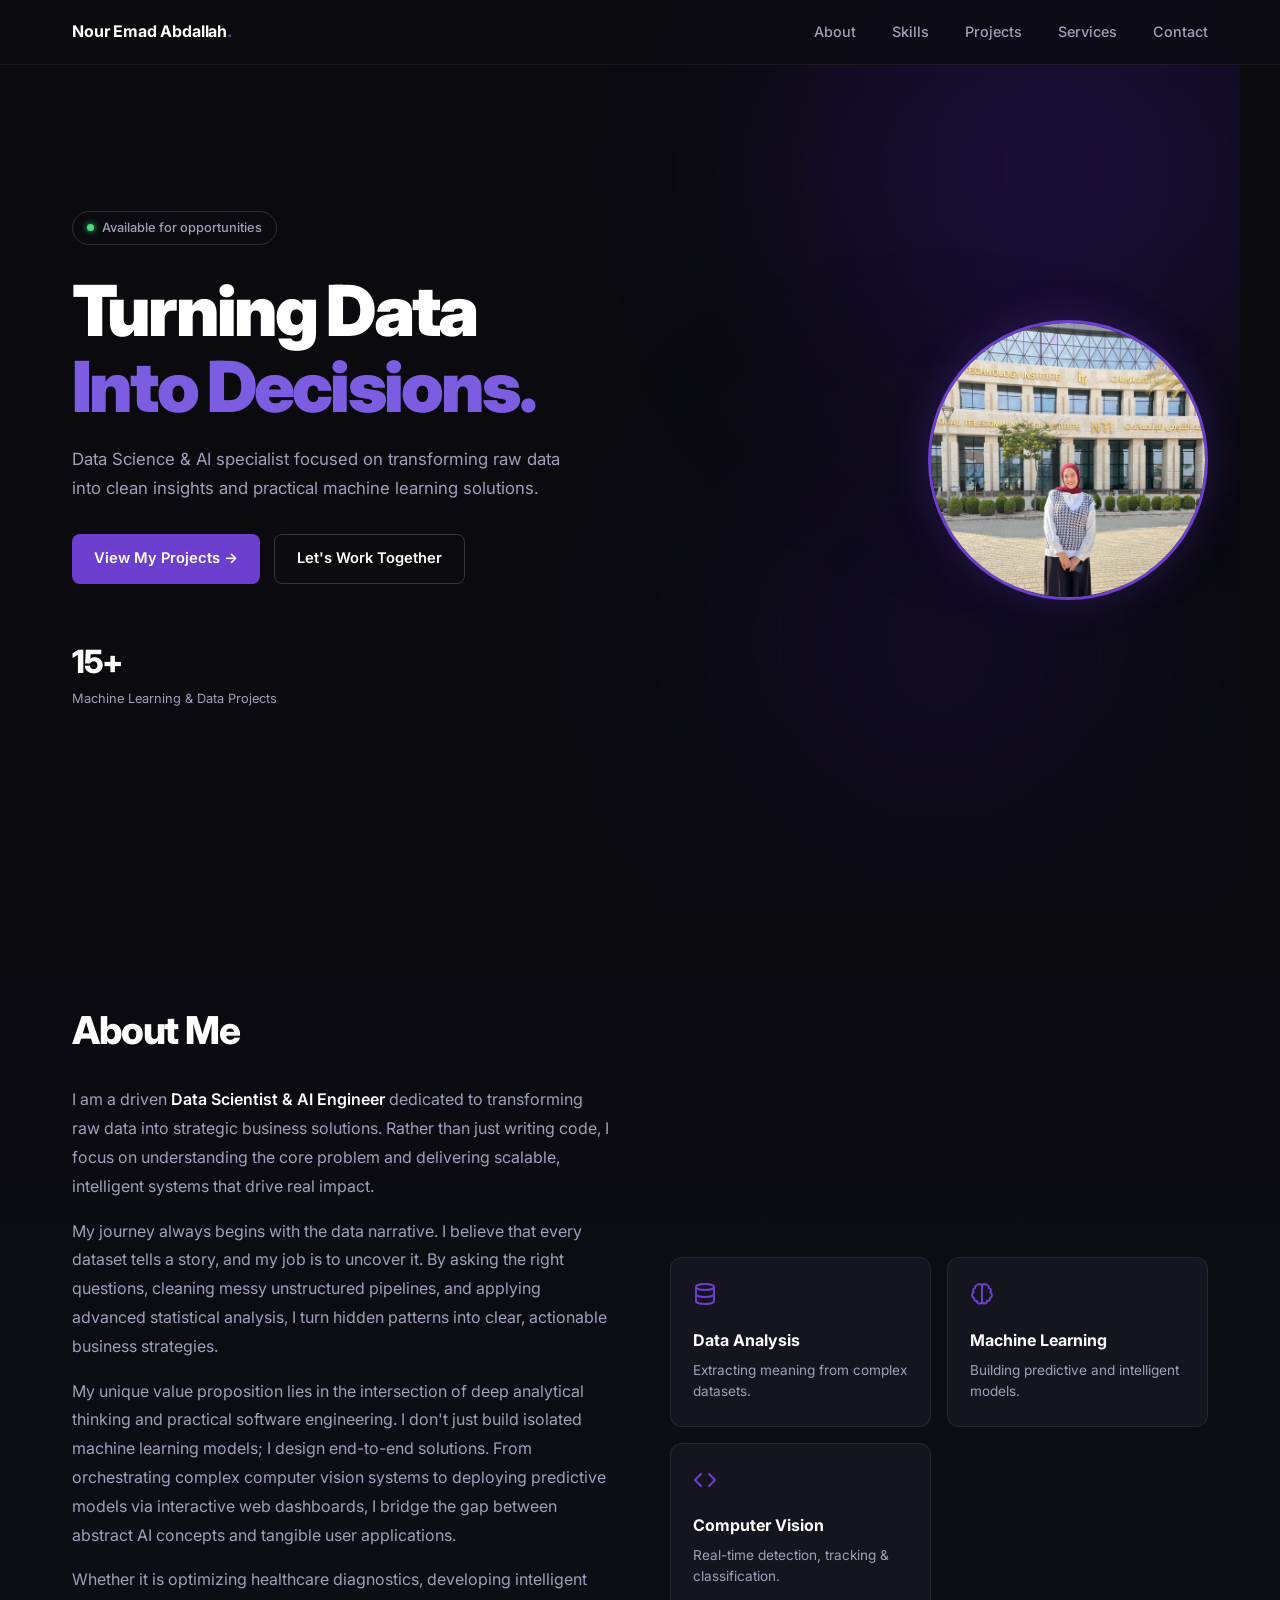
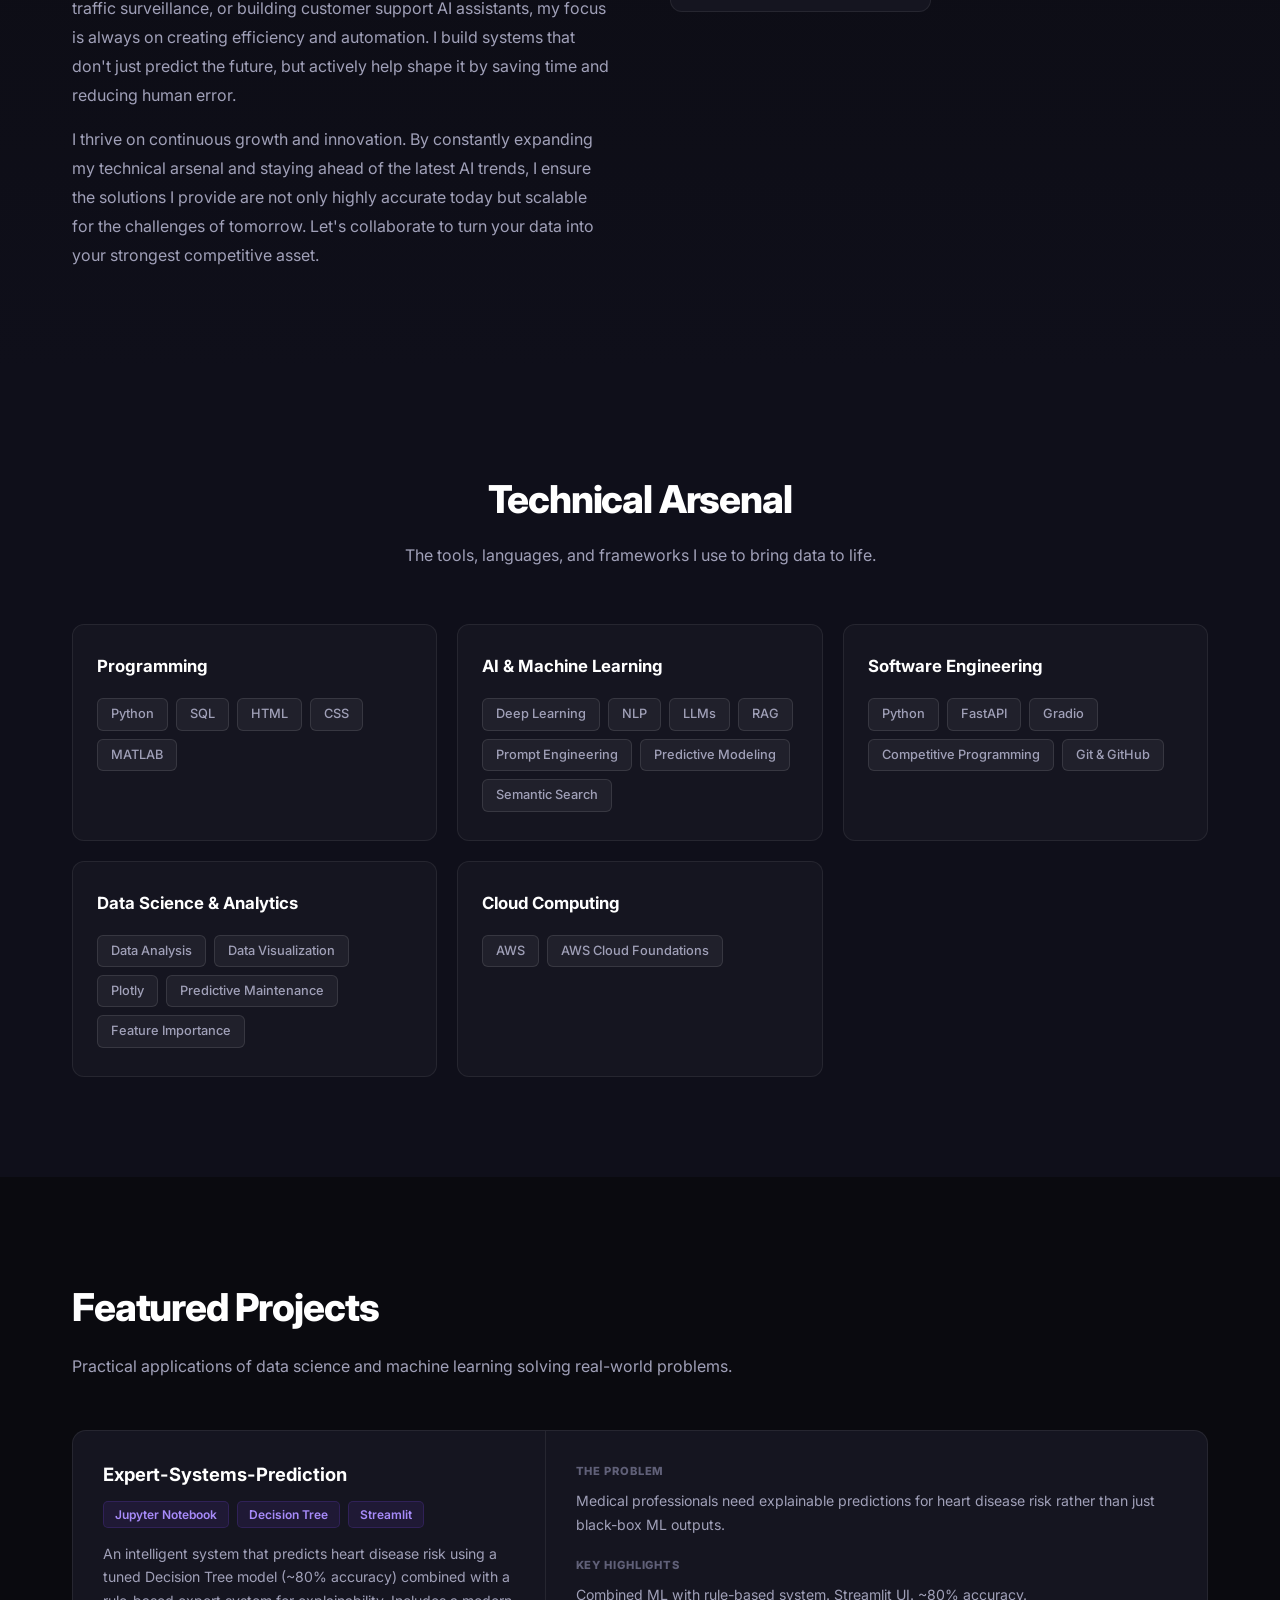
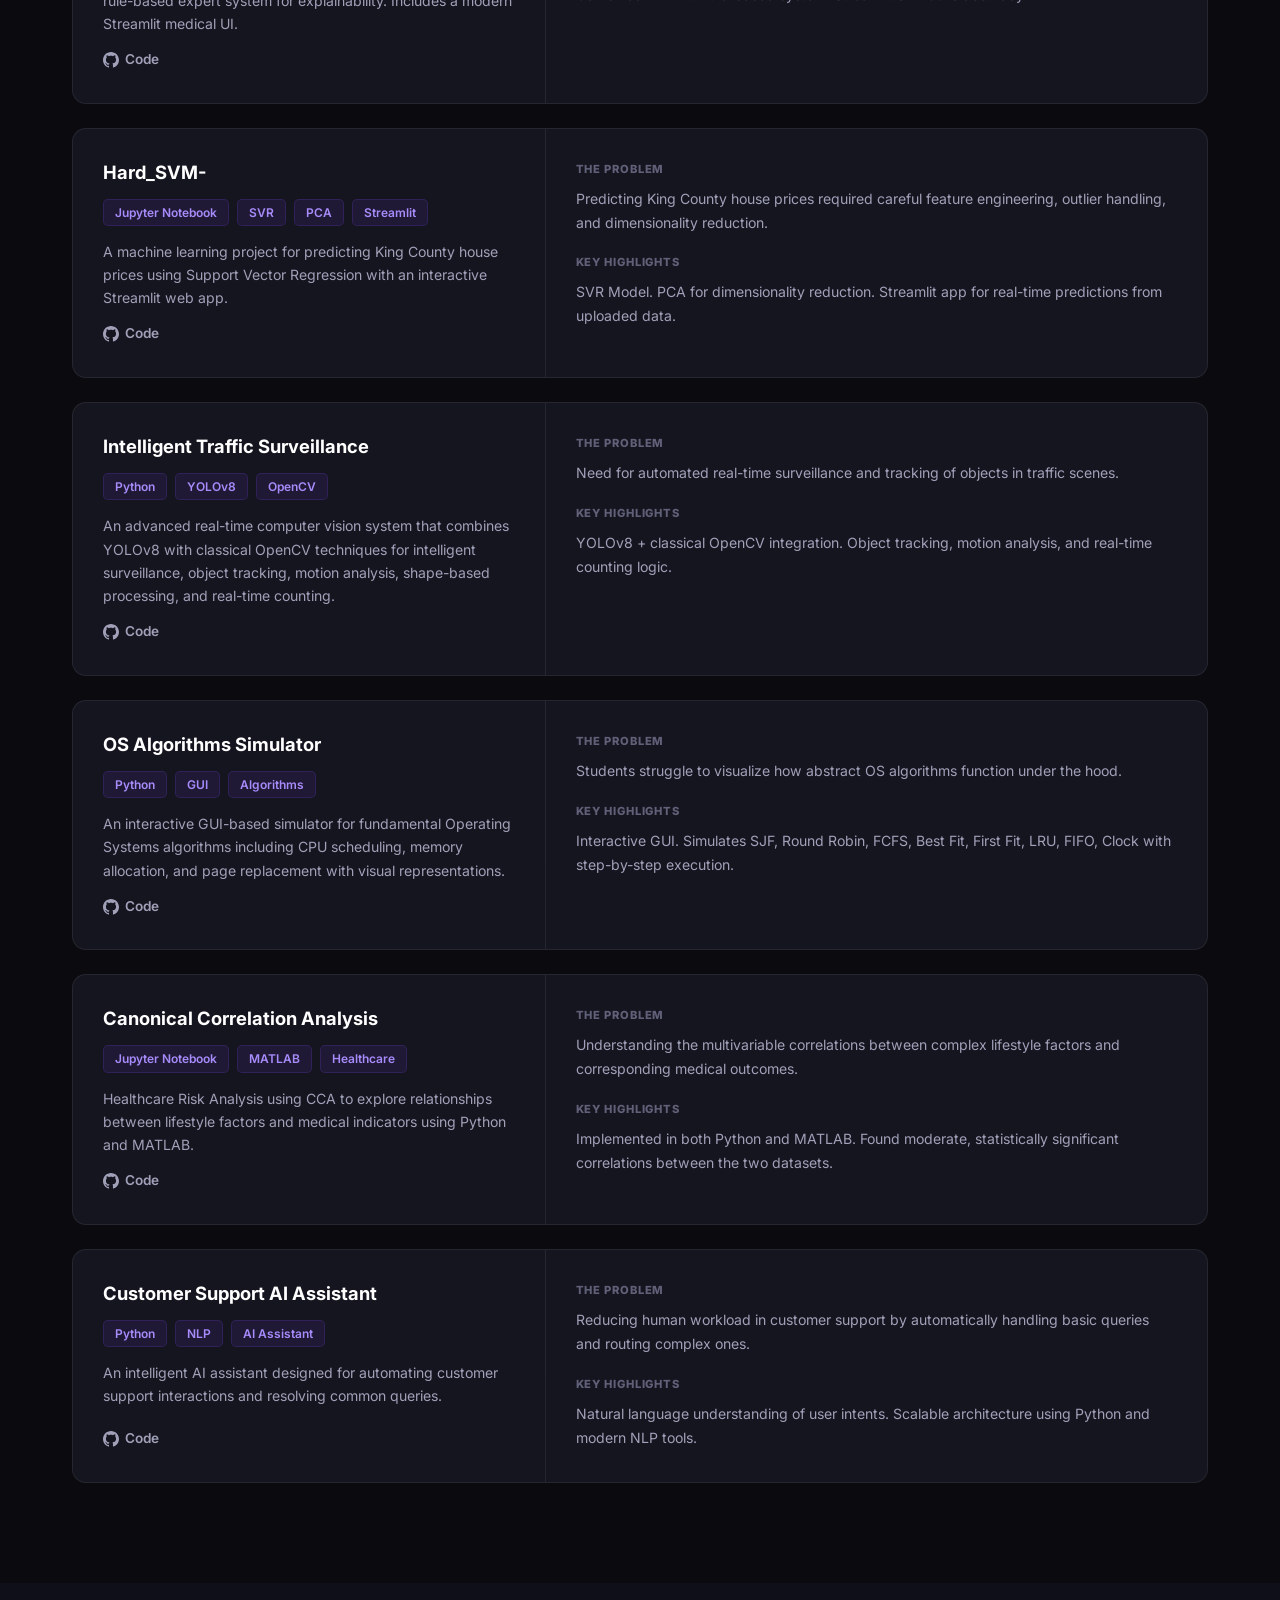
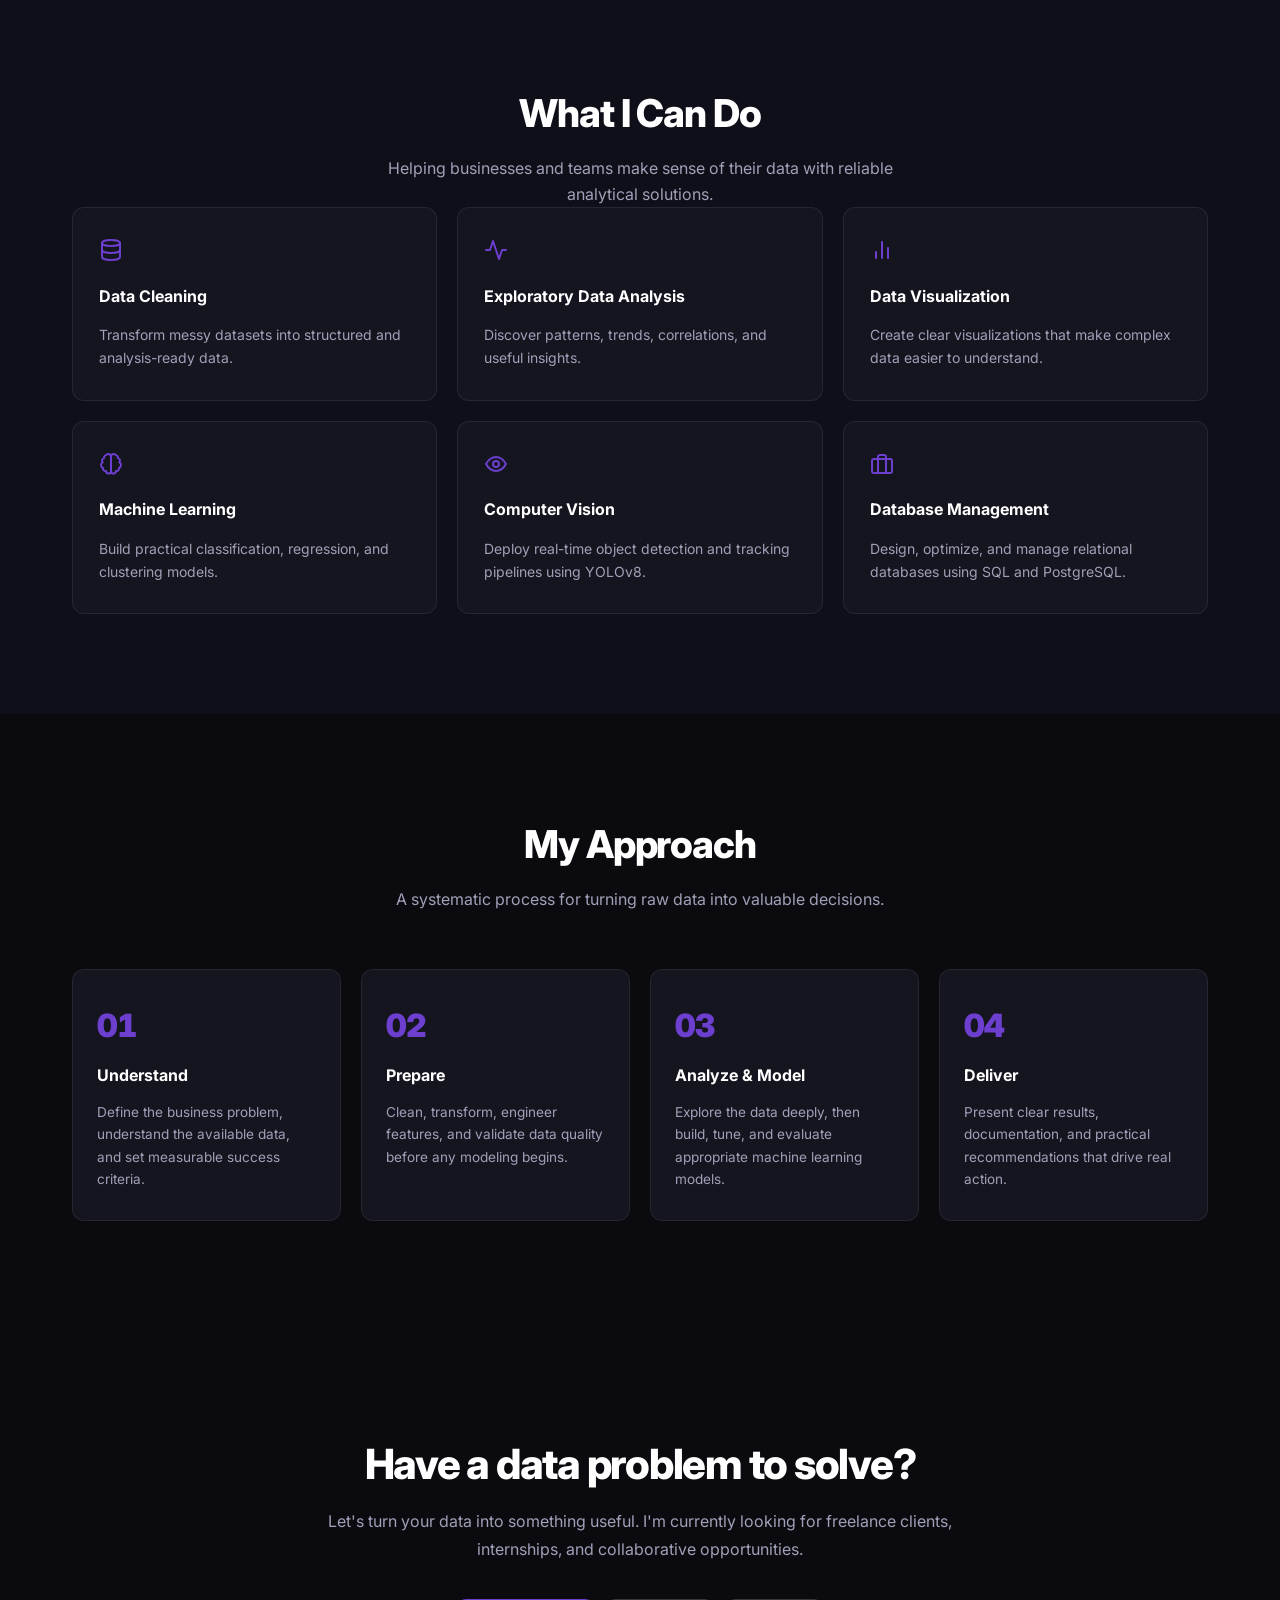
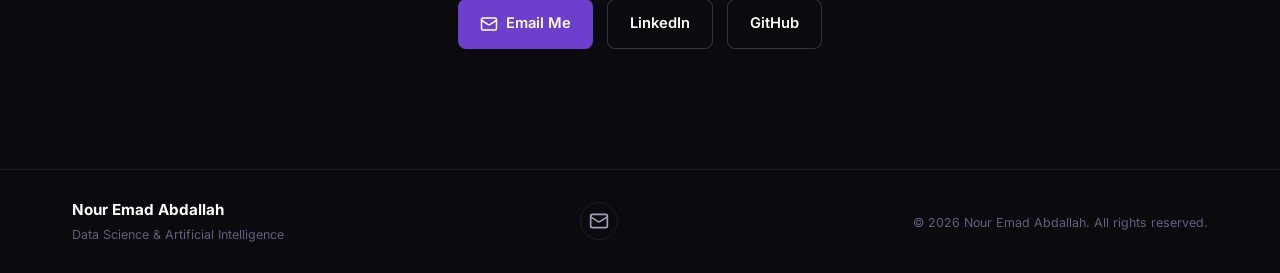
<file: index.html>
<!DOCTYPE html>
<html lang="en">
<head>
  <meta charset="UTF-8">
  <meta name="viewport" content="width=device-width, initial-scale=1.0">
  <meta name="description" content="Nour Emad Abdallah - Data Science & AI Portfolio. Predictive modeling, computer vision, statistical analysis, and machine learning.">
  <meta name="keywords" content="Nour Emad Abdallah, Data Science, AI, Machine Learning, Computer Vision, Portfolio, Alexandria National University">
  <meta name="author" content="Nour Emad Abdallah">
  <title>Nour Emad Abdallah | Data Science & AI Portfolio</title>
  <link rel="icon" type="image/jpeg" href="profile.jpg">
  <link rel="preconnect" href="https://fonts.googleapis.com">
  <link rel="preconnect" href="https://fonts.gstatic.com" crossorigin>
  <link href="https://fonts.googleapis.com/css2?family=Inter:ital,opsz,wght@0,14..32,100..900;1,14..32,100..900&display=swap" rel="stylesheet">
  <link rel="stylesheet" href="styles.css">
</head>
<body>

  <!-- ========== NAVBAR ========== -->
  <header id="header">
    <nav class="nav">
      <a href="#hero" class="nav-logo">Nour Emad Abdallah<span class="nav-dot">.</span></a>
      <button class="nav-burger" id="burger" aria-label="Open menu">
        <span></span><span></span><span></span>
      </button>
      <ul class="nav-links" id="nav-links">
        <li><a href="#about"    class="nav-link">About</a></li>
        <li><a href="#skills"   class="nav-link">Skills</a></li>
        <li><a href="#projects" class="nav-link">Projects</a></li>
        <li><a href="#services" class="nav-link">Services</a></li>
        <li><a href="#contact"  class="nav-link">Contact</a></li>
      </ul>
    </nav>
  </header>

  <!-- ========== HERO ========== -->
  <section id="hero">
    <!-- glow orbs -->
    <div class="glow glow-1" aria-hidden="true"></div>
    <div class="glow glow-2" aria-hidden="true"></div>

    <div class="hero-inner">
      <div class="hero-left">
        <div class="avail-badge">
          <span class="avail-dot"></span>
          Available for opportunities
        </div>

        <h1 class="hero-heading">
          Turning Data<br>
          <span class="hero-purple">Into Decisions.</span>
        </h1>

        <p class="hero-sub">
          Data Science &amp; AI specialist focused on transforming raw data into clean
          insights and practical machine learning solutions.
        </p>

        <div class="hero-btns">
          <a href="#projects" class="btn btn-purple">View My Projects &rarr;</a>
          <a href="#contact"  class="btn btn-ghost">Let&apos;s Work Together</a>
        </div>

        <div class="hero-stat">
          <span class="hero-stat-num">15+</span>
          <span class="hero-stat-label">Machine Learning &amp; Data Projects</span>
        </div>
      </div>

      <div class="hero-right">
        <div class="profile-ring">
          <img src="profile.jpg" alt="Nour Emad Abdallah" class="profile-photo">
        </div>
      </div>
    </div>
  </section>

  <!-- ========== ABOUT ========== -->
  <section id="about">
    <div class="about-inner">
      <div class="about-text">
        <h2 class="section-left-title">About Me</h2>
        <p>
          I am a driven <strong>Data Scientist &amp; AI Engineer</strong> dedicated to transforming raw data into strategic business solutions. Rather than just writing code, I focus on understanding the core problem and delivering scalable, intelligent systems that drive real impact.
        </p>
        <p>
          My journey always begins with the data narrative. I believe that every dataset tells a story, and my job is to uncover it. By asking the right questions, cleaning messy unstructured pipelines, and applying advanced statistical analysis, I turn hidden patterns into clear, actionable business strategies.
        </p>
        <p>
          My unique value proposition lies in the intersection of deep analytical thinking and practical software engineering. I don't just build isolated machine learning models; I design end-to-end solutions. From orchestrating complex computer vision systems to deploying predictive models via interactive web dashboards, I bridge the gap between abstract AI concepts and tangible user applications.
        </p>
        <p>
          Whether it is optimizing healthcare diagnostics, developing intelligent traffic surveillance, or building customer support AI assistants, my focus is always on creating efficiency and automation. I build systems that don't just predict the future, but actively help shape it by saving time and reducing human error.
        </p>
        <p>
          I thrive on continuous growth and innovation. By constantly expanding my technical arsenal and staying ahead of the latest AI trends, I ensure the solutions I provide are not only highly accurate today but scalable for the challenges of tomorrow. Let's collaborate to turn your data into your strongest competitive asset.
        </p>
      </div>

      <div class="about-cards">
        <div class="acard">
          <div class="acard-icon">
            <svg width="24" height="24" viewBox="0 0 24 24" fill="none" stroke="currentColor" stroke-width="2" stroke-linecap="round" stroke-linejoin="round"><ellipse cx="12" cy="5" rx="9" ry="3"/><path d="M21 12c0 1.66-4 3-9 3s-9-1.34-9-3"/><path d="M3 5v14c0 1.66 4 3 9 3s9-1.34 9-3V5"/></svg>
          </div>
          <h3>Data Analysis</h3>
          <p>Extracting meaning from complex datasets.</p>
        </div>
        <div class="acard">
          <div class="acard-icon">
            <svg width="24" height="24" viewBox="0 0 24 24" fill="none" stroke="currentColor" stroke-width="2" stroke-linecap="round" stroke-linejoin="round"><path d="M9.5 2A2.5 2.5 0 0 1 12 4.5v15a2.5 2.5 0 0 1-4.96-.46 2.5 2.5 0 0 1-2.96-3.08 3 3 0 0 1-.34-5.58 2.5 2.5 0 0 1 1.32-4.24 2.5 2.5 0 0 1 1.98-3A2.5 2.5 0 0 1 9.5 2Z"/><path d="M14.5 2A2.5 2.5 0 0 0 12 4.5v15a2.5 2.5 0 0 0 4.96-.46 2.5 2.5 0 0 0 2.96-3.08 3 3 0 0 0 .34-5.58 2.5 2.5 0 0 0-1.32-4.24 2.5 2.5 0 0 0-1.98-3A2.5 2.5 0 0 0 14.5 2Z"/></svg>
          </div>
          <h3>Machine Learning</h3>
          <p>Building predictive and intelligent models.</p>
        </div>
        <div class="acard">
          <div class="acard-icon">
            <svg width="24" height="24" viewBox="0 0 24 24" fill="none" stroke="currentColor" stroke-width="2" stroke-linecap="round" stroke-linejoin="round"><polyline points="16 18 22 12 16 6"/><polyline points="8 6 2 12 8 18"/></svg>
          </div>
          <h3>Computer Vision</h3>
          <p>Real-time detection, tracking &amp; classification.</p>
        </div>
      </div>
    </div>
  </section>

  <!-- ========== SKILLS ========== -->
  <section id="skills">
    <div class="section-center-header">
      <h2 class="section-center-title">Technical Arsenal</h2>
      <p class="section-center-sub">The tools, languages, and frameworks I use to bring data to life.</p>
    </div>

    <div class="skills-grid">
      <div class="skill-card">
        <h3 class="skill-card-title">Programming</h3>
        <div class="skill-tags">
          <span class="stag">Python</span>
          <span class="stag">SQL</span>
          <span class="stag">HTML</span>
          <span class="stag">CSS</span>
          <span class="stag">MATLAB</span>
        </div>
      </div>

      <div class="skill-card">
        <h3 class="skill-card-title">AI &amp; Machine Learning</h3>
        <div class="skill-tags">
          <span class="stag">Deep Learning</span>
          <span class="stag">NLP</span>
          <span class="stag">LLMs</span>
          <span class="stag">RAG</span>
          <span class="stag">Prompt Engineering</span>
          <span class="stag">Predictive Modeling</span>
          <span class="stag">Semantic Search</span>
        </div>
      </div>

      <div class="skill-card">
        <h3 class="skill-card-title">Software Engineering</h3>
        <div class="skill-tags">
          <span class="stag">Python</span>
          <span class="stag">FastAPI</span>
          <span class="stag">Gradio</span>
          <span class="stag">Competitive Programming</span>
          <span class="stag">Git &amp; GitHub</span>
        </div>
      </div>

      <div class="skill-card">
        <h3 class="skill-card-title">Data Science &amp; Analytics</h3>
        <div class="skill-tags">
          <span class="stag">Data Analysis</span>
          <span class="stag">Data Visualization</span>
          <span class="stag">Plotly</span>
          <span class="stag">Predictive Maintenance</span>
          <span class="stag">Feature Importance</span>
        </div>
      </div>

      <div class="skill-card">
        <h3 class="skill-card-title">Cloud Computing</h3>
        <div class="skill-tags">
          <span class="stag">AWS</span>
          <span class="stag">AWS Cloud Foundations</span>
        </div>
      </div>
    </div>
  </section>

  <!-- ========== PROJECTS ========== -->
  <section id="projects">
    <h2 class="section-left-title">Featured Projects</h2>
    <p class="section-left-sub">Practical applications of data science and machine learning solving real-world problems.</p>

    <div class="projects-list">

      <!-- Project 1 -->
      <div class="pcard">
        <div class="pcard-left">
          <h3 class="pcard-title">Expert-Systems-Prediction</h3>
          <div class="pcard-tags">
            <span class="ptag">Jupyter Notebook</span>
            <span class="ptag">Decision Tree</span>
            <span class="ptag">Streamlit</span>
          </div>
          <p class="pcard-desc">
            An intelligent system that predicts heart disease risk using a tuned Decision Tree model (~80% accuracy) combined with a rule-based expert system for explainability. Includes a modern Streamlit medical UI.
          </p>
          <a href="https://github.com/nour55717/Expert-Systems-Prediction" target="_blank" rel="noopener noreferrer" class="pcard-link">
            <svg width="16" height="16" viewBox="0 0 24 24" fill="currentColor"><path d="M12 0C5.37 0 0 5.37 0 12c0 5.3 3.438 9.8 8.205 11.385.6.113.82-.258.82-.577 0-.285-.01-1.04-.015-2.04-3.338.724-4.042-1.61-4.042-1.61-.546-1.385-1.335-1.755-1.335-1.755-1.087-.744.084-.729.084-.729 1.205.084 1.838 1.236 1.838 1.236 1.07 1.835 2.809 1.305 3.495.998.108-.776.417-1.305.76-1.605-2.665-.3-5.466-1.332-5.466-5.93 0-1.31.465-2.38 1.235-3.22-.135-.303-.54-1.523.105-3.176 0 0 1.005-.322 3.3 1.23.96-.267 1.98-.399 3-.405 1.02.006 2.04.138 3 .405 2.28-1.552 3.285-1.23 3.285-1.23.645 1.653.24 2.873.12 3.176.765.84 1.23 1.91 1.23 3.22 0 4.61-2.805 5.625-5.475 5.92.42.36.81 1.096.81 2.22 0 1.606-.015 2.896-.015 3.286 0 .315.21.69.825.57C20.565 21.795 24 17.295 24 12c0-6.63-5.37-12-12-12"/></svg>
            Code
          </a>
        </div>
        <div class="pcard-right">
          <p class="pcard-label">THE PROBLEM</p>
          <p class="pcard-detail">Medical professionals need explainable predictions for heart disease risk rather than just black-box ML outputs.</p>
          <p class="pcard-label" style="margin-top:20px;">KEY HIGHLIGHTS</p>
          <p class="pcard-detail">Combined ML with rule-based system. Streamlit UI. ~80% accuracy.</p>
        </div>
      </div>

      <!-- Project 2 -->
      <div class="pcard">
        <div class="pcard-left">
          <h3 class="pcard-title">Hard_SVM-</h3>
          <div class="pcard-tags">
            <span class="ptag">Jupyter Notebook</span>
            <span class="ptag">SVR</span>
            <span class="ptag">PCA</span>
            <span class="ptag">Streamlit</span>
          </div>
          <p class="pcard-desc">
            A machine learning project for predicting King County house prices using Support Vector Regression with an interactive Streamlit web app.
          </p>
          <a href="https://github.com/nour55717/Hard_SVM-" target="_blank" rel="noopener noreferrer" class="pcard-link">
            <svg width="16" height="16" viewBox="0 0 24 24" fill="currentColor"><path d="M12 0C5.37 0 0 5.37 0 12c0 5.3 3.438 9.8 8.205 11.385.6.113.82-.258.82-.577 0-.285-.01-1.04-.015-2.04-3.338.724-4.042-1.61-4.042-1.61-.546-1.385-1.335-1.755-1.335-1.755-1.087-.744.084-.729.084-.729 1.205.084 1.838 1.236 1.838 1.236 1.07 1.835 2.809 1.305 3.495.998.108-.776.417-1.305.76-1.605-2.665-.3-5.466-1.332-5.466-5.93 0-1.31.465-2.38 1.235-3.22-.135-.303-.54-1.523.105-3.176 0 0 1.005-.322 3.3 1.23.96-.267 1.98-.399 3-.405 1.02.006 2.04.138 3 .405 2.28-1.552 3.285-1.23 3.285-1.23.645 1.653.24 2.873.12 3.176.765.84 1.23 1.91 1.23 3.22 0 4.61-2.805 5.625-5.475 5.92.42.36.81 1.096.81 2.22 0 1.606-.015 2.896-.015 3.286 0 .315.21.69.825.57C20.565 21.795 24 17.295 24 12c0-6.63-5.37-12-12-12"/></svg>
            Code
          </a>
        </div>
        <div class="pcard-right">
          <p class="pcard-label">THE PROBLEM</p>
          <p class="pcard-detail">Predicting King County house prices required careful feature engineering, outlier handling, and dimensionality reduction.</p>
          <p class="pcard-label" style="margin-top:20px;">KEY HIGHLIGHTS</p>
          <p class="pcard-detail">SVR Model. PCA for dimensionality reduction. Streamlit app for real-time predictions from uploaded data.</p>
        </div>
      </div>

      <!-- Project 3 -->
      <div class="pcard">
        <div class="pcard-left">
          <h3 class="pcard-title">Intelligent Traffic Surveillance</h3>
          <div class="pcard-tags">
            <span class="ptag">Python</span>
            <span class="ptag">YOLOv8</span>
            <span class="ptag">OpenCV</span>
          </div>
          <p class="pcard-desc">
            An advanced real-time computer vision system that combines YOLOv8 with classical OpenCV techniques for intelligent surveillance, object tracking, motion analysis, shape-based processing, and real-time counting.
          </p>
          <a href="https://github.com/nour55717/Intelligent-Traffic-Surveillance-Object-Analysis-System" target="_blank" rel="noopener noreferrer" class="pcard-link">
            <svg width="16" height="16" viewBox="0 0 24 24" fill="currentColor"><path d="M12 0C5.37 0 0 5.37 0 12c0 5.3 3.438 9.8 8.205 11.385.6.113.82-.258.82-.577 0-.285-.01-1.04-.015-2.04-3.338.724-4.042-1.61-4.042-1.61-.546-1.385-1.335-1.755-1.335-1.755-1.087-.744.084-.729.084-.729 1.205.084 1.838 1.236 1.838 1.236 1.07 1.835 2.809 1.305 3.495.998.108-.776.417-1.305.76-1.605-2.665-.3-5.466-1.332-5.466-5.93 0-1.31.465-2.38 1.235-3.22-.135-.303-.54-1.523.105-3.176 0 0 1.005-.322 3.3 1.23.96-.267 1.98-.399 3-.405 1.02.006 2.04.138 3 .405 2.28-1.552 3.285-1.23 3.285-1.23.645 1.653.24 2.873.12 3.176.765.84 1.23 1.91 1.23 3.22 0 4.61-2.805 5.625-5.475 5.92.42.36.81 1.096.81 2.22 0 1.606-.015 2.896-.015 3.286 0 .315.21.69.825.57C20.565 21.795 24 17.295 24 12c0-6.63-5.37-12-12-12"/></svg>
            Code
          </a>
        </div>
        <div class="pcard-right">
          <p class="pcard-label">THE PROBLEM</p>
          <p class="pcard-detail">Need for automated real-time surveillance and tracking of objects in traffic scenes.</p>
          <p class="pcard-label" style="margin-top:20px;">KEY HIGHLIGHTS</p>
          <p class="pcard-detail">YOLOv8 + classical OpenCV integration. Object tracking, motion analysis, and real-time counting logic.</p>
        </div>
      </div>

      <!-- Project 4 -->
      <div class="pcard">
        <div class="pcard-left">
          <h3 class="pcard-title">OS Algorithms Simulator</h3>
          <div class="pcard-tags">
            <span class="ptag">Python</span>
            <span class="ptag">GUI</span>
            <span class="ptag">Algorithms</span>
          </div>
          <p class="pcard-desc">
            An interactive GUI-based simulator for fundamental Operating Systems algorithms including CPU scheduling, memory allocation, and page replacement with visual representations.
          </p>
          <a href="https://github.com/nour55717/OS-algorithms-simulator" target="_blank" rel="noopener noreferrer" class="pcard-link">
            <svg width="16" height="16" viewBox="0 0 24 24" fill="currentColor"><path d="M12 0C5.37 0 0 5.37 0 12c0 5.3 3.438 9.8 8.205 11.385.6.113.82-.258.82-.577 0-.285-.01-1.04-.015-2.04-3.338.724-4.042-1.61-4.042-1.61-.546-1.385-1.335-1.755-1.335-1.755-1.087-.744.084-.729.084-.729 1.205.084 1.838 1.236 1.838 1.236 1.07 1.835 2.809 1.305 3.495.998.108-.776.417-1.305.76-1.605-2.665-.3-5.466-1.332-5.466-5.93 0-1.31.465-2.38 1.235-3.22-.135-.303-.54-1.523.105-3.176 0 0 1.005-.322 3.3 1.23.96-.267 1.98-.399 3-.405 1.02.006 2.04.138 3 .405 2.28-1.552 3.285-1.23 3.285-1.23.645 1.653.24 2.873.12 3.176.765.84 1.23 1.91 1.23 3.22 0 4.61-2.805 5.625-5.475 5.92.42.36.81 1.096.81 2.22 0 1.606-.015 2.896-.015 3.286 0 .315.21.69.825.57C20.565 21.795 24 17.295 24 12c0-6.63-5.37-12-12-12"/></svg>
            Code
          </a>
        </div>
        <div class="pcard-right">
          <p class="pcard-label">THE PROBLEM</p>
          <p class="pcard-detail">Students struggle to visualize how abstract OS algorithms function under the hood.</p>
          <p class="pcard-label" style="margin-top:20px;">KEY HIGHLIGHTS</p>
          <p class="pcard-detail">Interactive GUI. Simulates SJF, Round Robin, FCFS, Best Fit, First Fit, LRU, FIFO, Clock with step-by-step execution.</p>
        </div>
      </div>

      <!-- Project 5 -->
      <div class="pcard">
        <div class="pcard-left">
          <h3 class="pcard-title">Canonical Correlation Analysis</h3>
          <div class="pcard-tags">
            <span class="ptag">Jupyter Notebook</span>
            <span class="ptag">MATLAB</span>
            <span class="ptag">Healthcare</span>
          </div>
          <p class="pcard-desc">
            Healthcare Risk Analysis using CCA to explore relationships between lifestyle factors and medical indicators using Python and MATLAB.
          </p>
          <a href="https://github.com/nour55717/Canonical-Correlation-Analysis" target="_blank" rel="noopener noreferrer" class="pcard-link">
            <svg width="16" height="16" viewBox="0 0 24 24" fill="currentColor"><path d="M12 0C5.37 0 0 5.37 0 12c0 5.3 3.438 9.8 8.205 11.385.6.113.82-.258.82-.577 0-.285-.01-1.04-.015-2.04-3.338.724-4.042-1.61-4.042-1.61-.546-1.385-1.335-1.755-1.335-1.755-1.087-.744.084-.729.084-.729 1.205.084 1.838 1.236 1.838 1.236 1.07 1.835 2.809 1.305 3.495.998.108-.776.417-1.305.76-1.605-2.665-.3-5.466-1.332-5.466-5.93 0-1.31.465-2.38 1.235-3.22-.135-.303-.54-1.523.105-3.176 0 0 1.005-.322 3.3 1.23.96-.267 1.98-.399 3-.405 1.02.006 2.04.138 3 .405 2.28-1.552 3.285-1.23 3.285-1.23.645 1.653.24 2.873.12 3.176.765.84 1.23 1.91 1.23 3.22 0 4.61-2.805 5.625-5.475 5.92.42.36.81 1.096.81 2.22 0 1.606-.015 2.896-.015 3.286 0 .315.21.69.825.57C20.565 21.795 24 17.295 24 12c0-6.63-5.37-12-12-12"/></svg>
            Code
          </a>
        </div>
        <div class="pcard-right">
          <p class="pcard-label">THE PROBLEM</p>
          <p class="pcard-detail">Understanding the multivariable correlations between complex lifestyle factors and corresponding medical outcomes.</p>
          <p class="pcard-label" style="margin-top:20px;">KEY HIGHLIGHTS</p>
          <p class="pcard-detail">Implemented in both Python and MATLAB. Found moderate, statistically significant correlations between the two datasets.</p>
        </div>
      </div>

      <!-- Project 6 -->
      <div class="pcard">
        <div class="pcard-left">
          <h3 class="pcard-title">Customer Support AI Assistant</h3>
          <div class="pcard-tags">
            <span class="ptag">Python</span>
            <span class="ptag">NLP</span>
            <span class="ptag">AI Assistant</span>
          </div>
          <p class="pcard-desc">
            An intelligent AI assistant designed for automating customer support interactions and resolving common queries.
          </p>
          <a href="https://github.com/nour55717/Customer-Support-AI-Assistant" target="_blank" rel="noopener noreferrer" class="pcard-link">
            <svg width="16" height="16" viewBox="0 0 24 24" fill="currentColor"><path d="M12 0C5.37 0 0 5.37 0 12c0 5.3 3.438 9.8 8.205 11.385.6.113.82-.258.82-.577 0-.285-.01-1.04-.015-2.04-3.338.724-4.042-1.61-4.042-1.61-.546-1.385-1.335-1.755-1.335-1.755-1.087-.744.084-.729.084-.729 1.205.084 1.838 1.236 1.838 1.236 1.07 1.835 2.809 1.305 3.495.998.108-.776.417-1.305.76-1.605-2.665-.3-5.466-1.332-5.466-5.93 0-1.31.465-2.38 1.235-3.22-.135-.303-.54-1.523.105-3.176 0 0 1.005-.322 3.3 1.23.96-.267 1.98-.399 3-.405 1.02.006 2.04.138 3 .405 2.28-1.552 3.285-1.23 3.285-1.23.645 1.653.24 2.873.12 3.176.765.84 1.23 1.91 1.23 3.22 0 4.61-2.805 5.625-5.475 5.92.42.36.81 1.096.81 2.22 0 1.606-.015 2.896-.015 3.286 0 .315.21.69.825.57C20.565 21.795 24 17.295 24 12c0-6.63-5.37-12-12-12"/></svg>
            Code
          </a>
        </div>
        <div class="pcard-right">
          <p class="pcard-label">THE PROBLEM</p>
          <p class="pcard-detail">Reducing human workload in customer support by automatically handling basic queries and routing complex ones.</p>
          <p class="pcard-label" style="margin-top:20px;">KEY HIGHLIGHTS</p>
          <p class="pcard-detail">Natural language understanding of user intents. Scalable architecture using Python and modern NLP tools.</p>
        </div>
      </div>

    </div>
  </section>

  <!-- ========== SERVICES ========== -->
  <section id="services">
    <div class="section-center-header">
      <h2 class="section-center-title">What I Can Do</h2>
      <p class="section-center-sub">Helping businesses and teams make sense of their data with reliable analytical solutions.</p>
    </div>

    <div class="services-grid">
      <div class="scard">
        <div class="scard-icon">
          <svg width="24" height="24" viewBox="0 0 24 24" fill="none" stroke="currentColor" stroke-width="2" stroke-linecap="round" stroke-linejoin="round"><ellipse cx="12" cy="5" rx="9" ry="3"/><path d="M21 12c0 1.66-4 3-9 3s-9-1.34-9-3"/><path d="M3 5v14c0 1.66 4 3 9 3s9-1.34 9-3V5"/></svg>
        </div>
        <h3>Data Cleaning</h3>
        <p>Transform messy datasets into structured and analysis-ready data.</p>
      </div>
      <div class="scard">
        <div class="scard-icon">
          <svg width="24" height="24" viewBox="0 0 24 24" fill="none" stroke="currentColor" stroke-width="2" stroke-linecap="round" stroke-linejoin="round"><polyline points="22 12 18 12 15 21 9 3 6 12 2 12"/></svg>
        </div>
        <h3>Exploratory Data Analysis</h3>
        <p>Discover patterns, trends, correlations, and useful insights.</p>
      </div>
      <div class="scard">
        <div class="scard-icon">
          <svg width="24" height="24" viewBox="0 0 24 24" fill="none" stroke="currentColor" stroke-width="2" stroke-linecap="round" stroke-linejoin="round"><line x1="18" y1="20" x2="18" y2="10"/><line x1="12" y1="20" x2="12" y2="4"/><line x1="6" y1="20" x2="6" y2="14"/></svg>
        </div>
        <h3>Data Visualization</h3>
        <p>Create clear visualizations that make complex data easier to understand.</p>
      </div>
      <div class="scard">
        <div class="scard-icon">
          <svg width="24" height="24" viewBox="0 0 24 24" fill="none" stroke="currentColor" stroke-width="2" stroke-linecap="round" stroke-linejoin="round"><path d="M9.5 2A2.5 2.5 0 0 1 12 4.5v15a2.5 2.5 0 0 1-4.96-.46 2.5 2.5 0 0 1-2.96-3.08 3 3 0 0 1-.34-5.58 2.5 2.5 0 0 1 1.32-4.24 2.5 2.5 0 0 1 1.98-3A2.5 2.5 0 0 1 9.5 2Z"/><path d="M14.5 2A2.5 2.5 0 0 0 12 4.5v15a2.5 2.5 0 0 0 4.96-.46 2.5 2.5 0 0 0 2.96-3.08 3 3 0 0 0 .34-5.58 2.5 2.5 0 0 0-1.32-4.24 2.5 2.5 0 0 0-1.98-3A2.5 2.5 0 0 0 14.5 2Z"/></svg>
        </div>
        <h3>Machine Learning</h3>
        <p>Build practical classification, regression, and clustering models.</p>
      </div>
      <div class="scard">
        <div class="scard-icon">
          <svg width="24" height="24" viewBox="0 0 24 24" fill="none" stroke="currentColor" stroke-width="2" stroke-linecap="round" stroke-linejoin="round"><eye/><circle cx="12" cy="12" r="3"/><path d="M22 12c-2.667 4.667-6 7-10 7s-7.333-2.333-10-7c2.667-4.667 6-7 10-7s7.333 2.333 10 7"/></svg>
        </div>
        <h3>Computer Vision</h3>
        <p>Deploy real-time object detection and tracking pipelines using YOLOv8.</p>
      </div>
      <div class="scard">
        <div class="scard-icon">
          <svg width="24" height="24" viewBox="0 0 24 24" fill="none" stroke="currentColor" stroke-width="2" stroke-linecap="round" stroke-linejoin="round"><rect x="2" y="7" width="20" height="14" rx="2" ry="2"/><path d="M16 21V5a2 2 0 0 0-2-2h-4a2 2 0 0 0-2 2v16"/></svg>
        </div>
        <h3>Database Management</h3>
        <p>Design, optimize, and manage relational databases using SQL and PostgreSQL.</p>
      </div>
    </div>
  </section>

  <!-- ========== MY APPROACH ========== -->
  <section id="approach">
    <div class="section-center-header">
      <h2 class="section-center-title">My Approach</h2>
      <p class="section-center-sub">A systematic process for turning raw data into valuable decisions.</p>
    </div>

    <div class="approach-grid">
      <div class="approach-step">
        <span class="step-num">01</span>
        <h3 class="step-title">Understand</h3>
        <p class="step-desc">Define the business problem, understand the available data, and set measurable success criteria.</p>
      </div>
      <div class="approach-step">
        <span class="step-num">02</span>
        <h3 class="step-title">Prepare</h3>
        <p class="step-desc">Clean, transform, engineer features, and validate data quality before any modeling begins.</p>
      </div>
      <div class="approach-step">
        <span class="step-num">03</span>
        <h3 class="step-title">Analyze &amp; Model</h3>
        <p class="step-desc">Explore the data deeply, then build, tune, and evaluate appropriate machine learning models.</p>
      </div>
      <div class="approach-step">
        <span class="step-num">04</span>
        <h3 class="step-title">Deliver</h3>
        <p class="step-desc">Present clear results, documentation, and practical recommendations that drive real action.</p>
      </div>
    </div>
  </section>

  <!-- ========== CONTACT ========== -->
  <section id="contact">
    <div class="contact-inner">
      <h2 class="contact-title">Have a data problem to solve?</h2>
      <p class="contact-sub">
        Let's turn your data into something useful. I'm currently looking for
        freelance clients, internships, and collaborative opportunities.
      </p>
      <div class="contact-btns">
        <a href="mailto:nem78324@gmail.com" class="btn btn-purple">
          <svg width="18" height="18" viewBox="0 0 24 24" fill="none" stroke="currentColor" stroke-width="2" stroke-linecap="round" stroke-linejoin="round"><rect x="2" y="4" width="20" height="16" rx="2"/><path d="m22 7-8.97 5.7a1.94 1.94 0 0 1-2.06 0L2 7"/></svg>
          Email Me
        </a>
        <a href="https://linkedin.com/in/nour-emad-13920a360" target="_blank" rel="noopener noreferrer" class="btn btn-ghost">LinkedIn</a>
        <a href="https://github.com/nour55717" target="_blank" rel="noopener noreferrer" class="btn btn-ghost">GitHub</a>
      </div>
    </div>
  </section>

  <!-- ========== FOOTER ========== -->
  <footer id="footer">
    <div class="footer-inner">
      <div class="footer-left">
        <span class="footer-logo">Nour Emad Abdallah</span>
        <span class="footer-role">Data Science &amp; Artificial Intelligence</span>
      </div>
      <div class="footer-center">
        <a href="mailto:nem78324@gmail.com" class="footer-mail" aria-label="Email">
          <svg width="20" height="20" viewBox="0 0 24 24" fill="none" stroke="currentColor" stroke-width="2" stroke-linecap="round" stroke-linejoin="round"><rect x="2" y="4" width="20" height="16" rx="2"/><path d="m22 7-8.97 5.7a1.94 1.94 0 0 1-2.06 0L2 7"/></svg>
        </a>
      </div>
      <div class="footer-right">
        <span class="footer-copy">&copy; 2026 Nour Emad Abdallah. All rights reserved.</span>
      </div>
    </div>
  </footer>

  <script src="script.js"></script>
</body>
</html>
</file>
<file: styles.css>
/* ============================================
   Nour Emad Abdallah — Portfolio
   Design: Exact replica of Ziad Bahaa style
   ============================================ */

/* ---------- RESET & BASE ---------- */
*, *::before, *::after { box-sizing: border-box; margin: 0; padding: 0; }

:root {
  --bg:        #0a0a0f;
  --bg-2:      #0f0f1a;
  --bg-card:   #151520;
  --bg-card-2: #1a1a28;
  --border:    rgba(255,255,255,0.07);
  --border-h:  rgba(255,255,255,0.12);
  --txt-1:     #ffffff;
  --txt-2:     #a0a0b8;
  --txt-3:     #606078;
  --purple:    #6c3fcf;
  --purple-h:  #7c4fe0;
  --purple-lo: rgba(108,63,207,0.15);
}

html {
  scroll-behavior: smooth;
  font-size: 16px;
}

body {
  font-family: 'Inter', -apple-system, BlinkMacSystemFont, sans-serif;
  background-color: var(--bg);
  color: var(--txt-1);
  min-height: 100vh;
  line-height: 1.6;
  overflow-x: hidden;
}

a { text-decoration: none; color: inherit; }
ul { list-style: none; }
img { max-width: 100%; display: block; }

/* ---------- SCROLLBAR ---------- */
::-webkit-scrollbar { width: 6px; }
::-webkit-scrollbar-track { background: var(--bg); }
::-webkit-scrollbar-thumb { background: rgba(108,63,207,0.4); border-radius: 99px; }

/* ============================================
   NAVBAR
   ============================================ */
#header {
  position: fixed;
  top: 0; left: 0;
  width: 100%;
  z-index: 1000;
  background: rgba(10,10,15,0.75);
  backdrop-filter: blur(18px);
  -webkit-backdrop-filter: blur(18px);
  border-bottom: 1px solid var(--border);
  transition: background 0.3s;
}
#header.scrolled {
  background: rgba(10,10,15,0.92);
}

.nav {
  max-width: 1200px;
  margin: 0 auto;
  padding: 0 32px;
  height: 64px;
  display: flex;
  align-items: center;
  justify-content: space-between;
}

.nav-logo {
  font-size: 1rem;
  font-weight: 700;
  color: var(--txt-1);
  letter-spacing: -0.01em;
  white-space: nowrap;
}
.nav-dot { color: var(--purple); }

.nav-links {
  display: flex;
  align-items: center;
  gap: 36px;
}
.nav-link {
  font-size: 0.9rem;
  font-weight: 500;
  color: var(--txt-2);
  transition: color 0.2s;
}
.nav-link:hover, .nav-link.active { color: var(--txt-1); }

/* burger */
.nav-burger {
  display: none;
  flex-direction: column;
  gap: 5px;
  background: none;
  border: none;
  cursor: pointer;
  padding: 4px;
}
.nav-burger span {
  display: block;
  width: 22px; height: 2px;
  background: var(--txt-1);
  border-radius: 2px;
  transition: 0.3s;
}

/* ============================================
   BUTTONS
   ============================================ */
.btn {
  display: inline-flex;
  align-items: center;
  gap: 8px;
  padding: 12px 22px;
  border-radius: 8px;
  font-size: 0.92rem;
  font-weight: 600;
  font-family: inherit;
  cursor: pointer;
  border: none;
  transition: background 0.2s, transform 0.2s, box-shadow 0.2s;
  white-space: nowrap;
}

.btn-purple {
  background: var(--purple);
  color: #fff;
}
.btn-purple:hover {
  background: var(--purple-h);
  transform: translateY(-1px);
  box-shadow: 0 6px 20px rgba(108,63,207,0.35);
}

.btn-ghost {
  background: transparent;
  color: var(--txt-1);
  border: 1px solid rgba(255,255,255,0.18);
}
.btn-ghost:hover {
  background: rgba(255,255,255,0.06);
  border-color: rgba(255,255,255,0.3);
}

/* ============================================
   SECTION HELPERS
   ============================================ */
section {
  max-width: 1200px;
  margin: 0 auto;
  padding: 100px 32px;
}

.section-left-title {
  font-size: clamp(1.8rem, 3.5vw, 2.4rem);
  font-weight: 800;
  color: var(--txt-1);
  margin-bottom: 16px;
  letter-spacing: -0.03em;
}
.section-left-sub {
  font-size: 1rem;
  color: var(--txt-2);
  margin-bottom: 50px;
}

.section-center-header {
  text-align: center;
  margin-bottom: 56px;
}
.section-center-title {
  font-size: clamp(1.8rem, 3.5vw, 2.4rem);
  font-weight: 800;
  color: var(--txt-1);
  margin-bottom: 12px;
  letter-spacing: -0.03em;
}
.section-center-sub {
  font-size: 1rem;
  color: var(--txt-2);
  max-width: 560px;
  margin: 0 auto;
}

/* ============================================
   HERO
   ============================================ */
#hero {
  min-height: 100vh;
  display: flex;
  align-items: center;
  padding-top: 120px;
  position: relative;
  overflow: hidden;
}

/* purple glow orbs — exact match */
.glow {
  position: absolute;
  border-radius: 50%;
  filter: blur(100px);
  pointer-events: none;
  z-index: 0;
}
.glow-1 {
  width: 500px; height: 500px;
  background: rgba(80,30,180,0.22);
  top: -80px; right: -60px;
}
.glow-2 {
  width: 400px; height: 400px;
  background: rgba(50,20,130,0.18);
  bottom: 60px; right: 100px;
}

.hero-inner {
  position: relative;
  z-index: 1;
  width: 100%;
  display: grid;
  grid-template-columns: 1fr auto;
  align-items: center;
  gap: 60px;
}

/* Available badge */
.avail-badge {
  display: inline-flex;
  align-items: center;
  gap: 8px;
  padding: 6px 14px;
  border: 1px solid rgba(255,255,255,0.15);
  border-radius: 20px;
  font-size: 0.8rem;
  font-weight: 500;
  color: var(--txt-2);
  margin-bottom: 28px;
  width: fit-content;
}
.avail-dot {
  width: 7px; height: 7px;
  background: #4ade80;
  border-radius: 50%;
  box-shadow: 0 0 6px #4ade80;
  animation: blink 1.6s infinite;
}
@keyframes blink {
  0%, 100% { opacity: 1; }
  50%       { opacity: 0.3; }
}

.hero-heading {
  font-size: clamp(2.8rem, 5.5vw, 5rem);
  font-weight: 900;
  line-height: 1.08;
  letter-spacing: -0.04em;
  margin-bottom: 20px;
}
.hero-purple {
  color: #7c5ce1;
}

.hero-sub {
  font-size: 1.05rem;
  color: var(--txt-2);
  line-height: 1.7;
  max-width: 500px;
  margin-bottom: 32px;
}

.hero-btns {
  display: flex;
  gap: 14px;
  flex-wrap: wrap;
  margin-bottom: 52px;
}

.hero-stat { display: flex; flex-direction: column; gap: 2px; }
.hero-stat-num {
  font-size: 2rem;
  font-weight: 800;
  color: var(--txt-1);
  letter-spacing: -0.04em;
}
.hero-stat-label {
  font-size: 0.8rem;
  color: var(--txt-2);
}

/* Profile — circle with purple border */
.profile-ring {
  width: 280px; height: 280px;
  border-radius: 50%;
  border: 3px solid #6c3fcf;
  overflow: hidden;
  flex-shrink: 0;
  box-shadow: 0 0 40px rgba(108,63,207,0.25);
}
.profile-photo {
  width: 100%; height: 100%;
  object-fit: cover;
  object-position: center 15%;
}

/* ============================================
   ABOUT
   ============================================ */
#about {
  background: linear-gradient(180deg, var(--bg) 0%, var(--bg-2) 100%);
  max-width: 100%;
  padding: 100px 0;
}
.about-inner {
  max-width: 1200px;
  margin: 0 auto;
  padding: 0 32px;
  display: grid;
  grid-template-columns: 1fr 1fr;
  gap: 60px;
  align-items: start;
}

.about-text .section-left-title { margin-bottom: 24px; }
.about-text p {
  font-size: 1rem;
  color: var(--txt-2);
  line-height: 1.8;
  margin-bottom: 16px;
}
.about-text p:last-child { margin-bottom: 0; }
.about-text strong { color: var(--txt-1); font-weight: 600; }

/* about cards — grid on right */
.about-cards {
  display: grid;
  grid-template-columns: 1fr 1fr;
  gap: 16px;
  align-self: center;
}
.acard {
  background: var(--bg-card);
  border: 1px solid var(--border);
  border-radius: 12px;
  padding: 24px 22px;
  transition: border-color 0.25s, background 0.25s;
}
.acard:last-child {
  grid-column: span 2;
  /* or just let it be single */
  grid-column: auto;
}
.acard:hover {
  border-color: var(--border-h);
  background: var(--bg-card-2);
}
.acard-icon {
  color: var(--purple);
  margin-bottom: 14px;
}
.acard h3 {
  font-size: 1rem;
  font-weight: 700;
  color: var(--txt-1);
  margin-bottom: 6px;
}
.acard p {
  font-size: 0.85rem;
  color: var(--txt-2);
  line-height: 1.55;
}

/* ============================================
   SKILLS
   ============================================ */
#skills {
  background: var(--bg-2);
  max-width: 100%;
  padding: 100px 0;
}
#skills > * {
  max-width: 1200px;
  margin-left: auto;
  margin-right: auto;
  padding-left: 32px;
  padding-right: 32px;
}
#skills .section-center-header {
  max-width: 1200px;
  padding: 0 32px;
}

.skills-grid {
  max-width: 1200px;
  margin: 0 auto;
  padding: 0 32px;
  display: grid;
  grid-template-columns: repeat(3, 1fr);
  gap: 20px;
}

.skill-card {
  background: var(--bg-card);
  border: 1px solid var(--border);
  border-radius: 12px;
  padding: 28px 24px;
  transition: border-color 0.25s, background 0.25s;
}
.skill-card:hover {
  border-color: var(--border-h);
  background: var(--bg-card-2);
}

.skill-card-title {
  font-size: 1.05rem;
  font-weight: 700;
  color: var(--txt-1);
  margin-bottom: 18px;
}

.skill-tags {
  display: flex;
  flex-wrap: wrap;
  gap: 8px;
}
.stag {
  display: inline-block;
  padding: 5px 13px;
  background: rgba(255,255,255,0.05);
  border: 1px solid rgba(255,255,255,0.1);
  border-radius: 6px;
  font-size: 0.8rem;
  font-weight: 500;
  color: var(--txt-2);
  transition: background 0.2s, color 0.2s, border-color 0.2s;
}
.stag:hover {
  background: var(--purple-lo);
  border-color: rgba(108,63,207,0.35);
  color: var(--txt-1);
}

/* ============================================
   PROJECTS
   ============================================ */
#projects {
  max-width: 1200px;
  margin: 0 auto;
  padding: 100px 32px;
}

.projects-list {
  display: flex;
  flex-direction: column;
  gap: 24px;
}

.pcard {
  display: grid;
  grid-template-columns: 5fr 7fr;
  background: var(--bg-card);
  border: 1px solid var(--border);
  border-radius: 14px;
  overflow: hidden;
  transition: border-color 0.25s, background 0.25s;
}
.pcard:hover {
  border-color: var(--border-h);
  background: var(--bg-card-2);
}

.pcard-left {
  padding: 32px 30px;
  border-right: 1px solid var(--border);
  display: flex;
  flex-direction: column;
  gap: 14px;
}

.pcard-title {
  font-size: 1.15rem;
  font-weight: 700;
  color: var(--txt-1);
  line-height: 1.3;
}

.pcard-tags {
  display: flex;
  flex-wrap: wrap;
  gap: 8px;
}
.ptag {
  padding: 3px 11px;
  background: rgba(108,63,207,0.12);
  border: 1px solid rgba(108,63,207,0.22);
  border-radius: 5px;
  font-size: 0.75rem;
  font-weight: 600;
  color: #a78bfa;
}

.pcard-desc {
  font-size: 0.88rem;
  color: var(--txt-2);
  line-height: 1.65;
  flex: 1;
}

.pcard-link {
  display: inline-flex;
  align-items: center;
  gap: 6px;
  font-size: 0.85rem;
  font-weight: 600;
  color: var(--txt-2);
  width: fit-content;
  transition: color 0.2s;
}
.pcard-link:hover { color: var(--txt-1); }

.pcard-right {
  padding: 32px 30px;
  display: flex;
  flex-direction: column;
}

.pcard-label {
  font-size: 0.7rem;
  font-weight: 800;
  letter-spacing: 0.08em;
  color: var(--txt-3);
  text-transform: uppercase;
  margin-bottom: 8px;
}

.pcard-detail {
  font-size: 0.88rem;
  color: var(--txt-2);
  line-height: 1.7;
}

/* ============================================
   SERVICES
   ============================================ */
#services {
  background: var(--bg-2);
  max-width: 100%;
  padding: 100px 0;
}
#services .section-center-header {
  max-width: 1200px;
  margin: 0 auto;
  padding: 0 32px;
}

.services-grid {
  max-width: 1200px;
  margin: 0 auto;
  padding: 0 32px;
  display: grid;
  grid-template-columns: repeat(3, 1fr);
  gap: 20px;
}

.scard {
  background: var(--bg-card);
  border: 1px solid var(--border);
  border-radius: 12px;
  padding: 30px 26px;
  display: flex;
  flex-direction: column;
  gap: 14px;
  transition: border-color 0.25s, background 0.25s;
}
.scard:hover {
  border-color: var(--border-h);
  background: var(--bg-card-2);
}

.scard-icon { color: var(--purple); }

.scard h3 {
  font-size: 1rem;
  font-weight: 700;
  color: var(--txt-1);
}
.scard p {
  font-size: 0.875rem;
  color: var(--txt-2);
  line-height: 1.65;
}

/* ============================================
   MY APPROACH
   ============================================ */
#approach {
  max-width: 1200px;
  margin: 0 auto;
  padding: 100px 32px;
}

.approach-grid {
  display: grid;
  grid-template-columns: repeat(4, 1fr);
  gap: 20px;
}

.approach-step {
  background: var(--bg-card);
  border: 1px solid var(--border);
  border-radius: 12px;
  padding: 30px 24px;
  display: flex;
  flex-direction: column;
  gap: 12px;
  transition: border-color 0.25s, background 0.25s;
}
.approach-step:hover {
  border-color: var(--border-h);
  background: var(--bg-card-2);
}

.step-num {
  font-size: 2rem;
  font-weight: 900;
  color: var(--purple);
  letter-spacing: -0.04em;
  font-variant-numeric: tabular-nums;
}

.step-title {
  font-size: 1rem;
  font-weight: 700;
  color: var(--txt-1);
}
.step-desc {
  font-size: 0.85rem;
  color: var(--txt-2);
  line-height: 1.65;
}

/* ============================================
   CONTACT (centered, Ziad-style)
   ============================================ */
#contact {
  background: var(--bg);
  max-width: 100%;
  padding: 120px 32px;
}

.contact-inner {
  max-width: 680px;
  margin: 0 auto;
  text-align: center;
}

.contact-title {
  font-size: clamp(1.8rem, 3.5vw, 2.6rem);
  font-weight: 800;
  color: var(--txt-1);
  letter-spacing: -0.03em;
  margin-bottom: 18px;
  line-height: 1.15;
}

.contact-sub {
  font-size: 1rem;
  color: var(--txt-2);
  line-height: 1.75;
  margin-bottom: 36px;
}

.contact-btns {
  display: flex;
  justify-content: center;
  gap: 14px;
  flex-wrap: wrap;
}

/* ============================================
   FOOTER
   ============================================ */
#footer {
  border-top: 1px solid var(--border);
  background: var(--bg);
}

.footer-inner {
  max-width: 1200px;
  margin: 0 auto;
  padding: 28px 32px;
  display: flex;
  align-items: center;
  justify-content: space-between;
  gap: 20px;
  flex-wrap: wrap;
}

.footer-left {
  display: flex;
  flex-direction: column;
  gap: 3px;
}
.footer-logo {
  font-size: 0.95rem;
  font-weight: 700;
  color: var(--txt-1);
}
.footer-role {
  font-size: 0.78rem;
  color: var(--txt-3);
}

.footer-mail {
  display: flex;
  align-items: center;
  justify-content: center;
  width: 38px; height: 38px;
  border: 1px solid var(--border);
  border-radius: 50%;
  color: var(--txt-2);
  transition: color 0.2s, border-color 0.2s, background 0.2s;
}
.footer-mail:hover {
  color: var(--txt-1);
  border-color: rgba(255,255,255,0.25);
  background: rgba(255,255,255,0.04);
}

.footer-copy {
  font-size: 0.78rem;
  color: var(--txt-3);
}

/* ============================================
   FADE-IN ANIMATIONS
   ============================================ */
.fade-in {
  opacity: 0;
  transform: translateY(24px);
  transition: opacity 0.65s ease, transform 0.65s ease;
}
.fade-in.visible {
  opacity: 1;
  transform: translateY(0);
}

/* ============================================
   RESPONSIVE
   ============================================ */
@media (max-width: 1024px) {
  .approach-grid { grid-template-columns: repeat(2, 1fr); }
  .skills-grid   { grid-template-columns: repeat(2, 1fr); }
  .services-grid { grid-template-columns: repeat(2, 1fr); }
}

@media (max-width: 768px) {
  .nav-burger { display: flex; }
  .nav-links {
    display: none;
    position: fixed;
    inset: 0;
    background: rgba(10,10,15,0.97);
    backdrop-filter: blur(20px);
    flex-direction: column;
    justify-content: center;
    align-items: center;
    gap: 32px;
    z-index: 999;
  }
  .nav-links.open { display: flex; }
  .nav-link { font-size: 1.2rem; }

  section { padding: 70px 20px; }

  .hero-inner { grid-template-columns: 1fr; text-align: center; }
  .hero-right { display: none; }
  .avail-badge { margin: 0 auto 28px; }
  .hero-sub { margin: 0 auto 32px; }
  .hero-btns { justify-content: center; }
  .hero-stat { align-items: center; }

  .about-inner { grid-template-columns: 1fr; }
  .about-cards { grid-template-columns: 1fr 1fr; }

  .pcard { grid-template-columns: 1fr; }
  .pcard-left { border-right: none; border-bottom: 1px solid var(--border); }

  .skills-grid, .services-grid { grid-template-columns: 1fr; }
  .approach-grid { grid-template-columns: 1fr 1fr; }

  .footer-inner { flex-direction: column; text-align: center; gap: 12px; }
}

@media (max-width: 480px) {
  .hero-heading { font-size: 2.4rem; }
  .about-cards  { grid-template-columns: 1fr; }
  .approach-grid { grid-template-columns: 1fr; }
  .contact-title { font-size: 1.6rem; }
}
</file>
